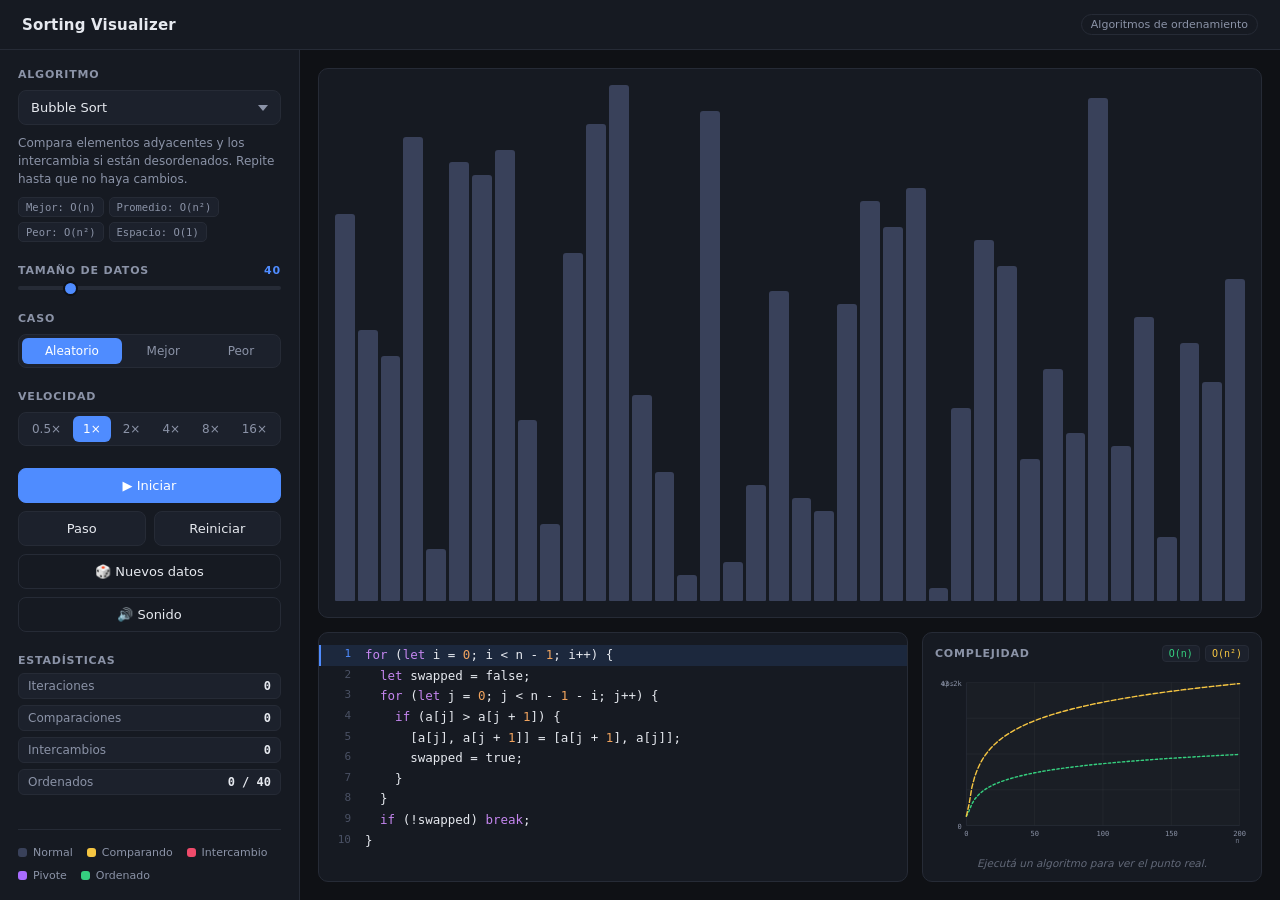
<file: index.html>
<!DOCTYPE html>
<html lang="es">
<head>
  <meta charset="UTF-8" />
  <meta name="viewport" content="width=device-width, initial-scale=1.0" />
  <title>Visualizador de Algoritmos de Ordenamiento</title>
  <link rel="stylesheet" href="css/styles.css" />
</head>
<body>
  <div class="app">
    <header class="header">
      <h1>Sorting Visualizer</h1>
      <span class="badge">Algoritmos de ordenamiento</span>
    </header>

    <aside class="sidebar">
      <section class="group">
        <label class="group-title">Algoritmo</label>
        <select id="algo-select" class="select"></select>
        <p id="algo-desc" class="desc"></p>
        <div id="algo-complexity" class="complexity"></div>
      </section>

      <section class="group">
        <label class="group-title">
          Tamaño de datos <span id="size-val" class="value">40</span>
        </label>
        <input type="range" id="size-range" min="5" max="200" value="40" class="range" />
      </section>

      <section class="group">
        <label class="group-title">Caso</label>
        <div class="segmented" id="case-group">
          <button data-case="random" class="active">Aleatorio</button>
          <button data-case="best">Mejor</button>
          <button data-case="worst">Peor</button>
        </div>
      </section>

      <section class="group">
        <label class="group-title">Velocidad</label>
        <div class="segmented" id="speed-group"></div>
      </section>

      <section class="group actions">
        <button id="btn-play" class="btn primary">▶ Iniciar</button>
        <div class="row">
          <button id="btn-step" class="btn">Paso</button>
          <button id="btn-reset" class="btn">Reiniciar</button>
        </div>
        <button id="btn-new" class="btn ghost">🎲 Nuevos datos</button>
        <button id="btn-sound" class="btn ghost">🔊 Sonido</button>
      </section>

      <section class="group counters">
        <label class="group-title">Estadísticas</label>
        <div class="stat-row">
          <span class="stat-label">Iteraciones</span>
          <span class="stat-value" id="stat-iterations">0</span>
        </div>
        <div class="stat-row">
          <span class="stat-label">Comparaciones</span>
          <span class="stat-value" id="stat-comparisons">0</span>
        </div>
        <div class="stat-row">
          <span class="stat-label">Intercambios</span>
          <span class="stat-value" id="stat-swaps">0</span>
        </div>
        <div class="stat-row">
          <span class="stat-label">Ordenados</span>
          <span class="stat-value" id="stat-sorted">0 / 0</span>
        </div>
      </section>

      <section class="group legend">
        <span class="lg"><i class="dot base"></i>Normal</span>
        <span class="lg"><i class="dot compare"></i>Comparando</span>
        <span class="lg"><i class="dot swap"></i>Intercambio</span>
        <span class="lg"><i class="dot pivot"></i>Pivote</span>
        <span class="lg"><i class="dot sorted"></i>Ordenado</span>
      </section>
    </aside>

    <main class="stage">
      <div class="bars-wrap">
        <div id="bars" class="bars"></div>
      </div>
      <div id="code" class="code-panel"></div>
      <div id="complexity-chart" class="complexity-chart"></div>
    </main>
  </div>

  <script type="module" src="js/main.js"></script>
</body>
</html>
</file>
<file: css/styles.css>
:root {
  --bg: #0f1115;
  --panel: #161a22;
  --panel-2: #1c212c;
  --border: #262b36;
  --text: #e6e9ef;
  --muted: #8b93a7;
  --accent: #4f8cff;
  --accent-2: #3a6fd8;
  --bar: #39415a;
  --bar-compare: #f5c542;
  --bar-swap: #ef4b6b;
  --bar-sorted: #35d07f;
  --bar-pivot: #a86bff;
  --radius: 10px;
  --mono: "JetBrains Mono", "Fira Code", ui-monospace, Menlo, Consolas, monospace;
  --sans: "Inter", system-ui, -apple-system, "Segoe UI", Roboto, sans-serif;
}

* { box-sizing: border-box; margin: 0; padding: 0; }

html, body { height: 100%; }

body {
  font-family: var(--sans);
  background: var(--bg);
  color: var(--text);
  overflow: hidden;
  font-size: 14px;
}

.app {
  display: grid;
  grid-template-columns: 300px 1fr;
  grid-template-rows: auto 1fr;
  height: 100vh;
  gap: 0;
}

.header {
  grid-column: 1 / -1;
  display: flex;
  align-items: center;
  justify-content: space-between;
  padding: 14px 22px;
  border-bottom: 1px solid var(--border);
  background: var(--panel);
}
.header h1 { font-size: 15px; font-weight: 600; letter-spacing: .2px; }
.badge {
  font-size: 11px;
  color: var(--muted);
  border: 1px solid var(--border);
  padding: 3px 9px;
  border-radius: 99px;
}

.sidebar {
  border-right: 1px solid var(--border);
  background: var(--panel);
  padding: 18px;
  overflow-y: auto;
  display: flex;
  flex-direction: column;
  gap: 22px;
}

.group { display: flex; flex-direction: column; gap: 9px; }

.group-title {
  font-size: 11px;
  text-transform: uppercase;
  letter-spacing: .8px;
  color: var(--muted);
  font-weight: 600;
  display: flex;
  justify-content: space-between;
  align-items: center;
}
.value { color: var(--accent); font-variant-numeric: tabular-nums; }

.desc { font-size: 12px; color: var(--muted); line-height: 1.5; }

.select {
  appearance: none;
  background: var(--panel-2) url("data:image/svg+xml;utf8,<svg xmlns='http://www.w3.org/2000/svg' width='10' height='6'><path d='M0 0l5 6 5-6z' fill='%238b93a7'/></svg>") no-repeat right 12px center;
  border: 1px solid var(--border);
  color: var(--text);
  padding: 9px 32px 9px 12px;
  border-radius: 8px;
  font-family: inherit;
  font-size: 13px;
  cursor: pointer;
  outline: none;
}
.select:focus { border-color: var(--accent); }

.range {
  appearance: none;
  height: 4px;
  border-radius: 99px;
  background: var(--border);
  outline: none;
  cursor: pointer;
}
.range::-webkit-slider-thumb {
  appearance: none;
  width: 15px; height: 15px;
  border-radius: 50%;
  background: var(--accent);
  border: 2px solid var(--bg);
  cursor: pointer;
}
.range::-moz-range-thumb {
  width: 13px; height: 13px;
  border-radius: 50%;
  background: var(--accent);
  border: 2px solid var(--bg);
  cursor: pointer;
}

.segmented {
  display: flex;
  background: var(--panel-2);
  border: 1px solid var(--border);
  border-radius: 8px;
  padding: 3px;
  gap: 2px;
  flex-wrap: wrap;
}
.segmented button {
  flex: 1 0 auto;
  background: transparent;
  border: 0;
  color: var(--muted);
  font-family: inherit;
  font-size: 12px;
  padding: 6px 8px;
  border-radius: 6px;
  cursor: pointer;
  transition: background .12s, color .12s;
  white-space: nowrap;
}
.segmented button:hover { color: var(--text); }
.segmented button.active {
  background: var(--accent);
  color: #fff;
}

.complexity { display: flex; flex-wrap: wrap; gap: 5px; }
.complexity span {
  font-size: 10.5px;
  font-family: var(--mono);
  background: var(--panel-2);
  border: 1px solid var(--border);
  color: var(--muted);
  padding: 3px 7px;
  border-radius: 5px;
}

.actions { gap: 8px; }
.row { display: flex; gap: 8px; }
.row .btn { flex: 1; }

.btn {
  background: var(--panel-2);
  border: 1px solid var(--border);
  color: var(--text);
  padding: 9px 12px;
  border-radius: 8px;
  font-family: inherit;
  font-size: 13px;
  font-weight: 500;
  cursor: pointer;
  transition: background .12s, border-color .12s, transform .05s;
}
.btn:hover:not(:disabled) { background: #232937; border-color: #333a4a; }
.btn:active:not(:disabled) { transform: scale(.98); }
.btn:disabled { opacity: .4; cursor: not-allowed; }

.btn.primary { background: var(--accent); border-color: var(--accent); color: #fff; }
.btn.primary:hover:not(:disabled) { background: var(--accent-2); border-color: var(--accent-2); }

.btn.ghost { background: transparent; }

.legend {
  flex-direction: row;
  flex-wrap: wrap;
  gap: 10px 14px;
  border-top: 1px solid var(--border);
  padding-top: 16px;
  margin-top: auto;
}
.lg { display: flex; align-items: center; gap: 6px; font-size: 11px; color: var(--muted); }
.dot { width: 9px; height: 9px; border-radius: 3px; display: inline-block; }
.dot.base { background: var(--bar); }
.dot.compare { background: var(--bar-compare); }
.dot.swap { background: var(--bar-swap); }
.dot.pivot { background: var(--bar-pivot); }
.dot.sorted { background: var(--bar-sorted); }

.stage {
  display: flex;
  flex-direction: column;
  min-height: 0;
  padding: 18px;
  gap: 14px;
}

.bars-wrap {
  flex: 1;
  min-height: 0;
  background: var(--panel);
  border: 1px solid var(--border);
  border-radius: var(--radius);
  padding: 16px;
  display: flex;
  align-items: flex-end;
}

.bars {
  display: flex;
  align-items: flex-end;
  width: 100%;
  height: 100%;
  gap: 4px;
}

.bar {
  flex: 1;
  min-height: 2px;
  background: var(--bar);
  border-radius: 3px 3px 1px 1px;
  transition: background-color .07s linear;
  will-change: height, background-color;
}
.bar.compare { background: var(--bar-compare); }
.bar.swap    { background: var(--bar-swap); }
.bar.pivot   { background: var(--bar-pivot); }
.bar.sorted  { background: var(--bar-sorted); }

.code-panel {
  flex: 0 0 auto;
  height: 250px;
  overflow: auto;
  background: var(--panel);
  border: 1px solid var(--border);
  border-radius: var(--radius);
  padding: 12px 0;
  font-family: var(--mono);
  font-size: 12.5px;
  line-height: 1.65;
}

.code-line {
  display: flex;
  padding: 0 14px;
  border-left: 2px solid transparent;
  transition: background .1s, border-color .1s;
  white-space: pre;
}
.code-line.active {
  background: rgba(79, 140, 255, .12);
  border-left-color: var(--accent);
}
.code-line .ln {
  width: 30px;
  flex: 0 0 30px;
  color: #4a5164;
  user-select: none;
  text-align: right;
  padding-right: 14px;
  font-size: 11px;
}
.code-line.active .ln { color: var(--accent); }

.tok-kw  { color: #c586f0; }
.tok-num { color: #f0a35e; }
.tok-str { color: #7bd88f; }
.tok-com { color: #5a6272; font-style: italic; }

@media (max-width: 860px) {
  .app { grid-template-columns: 1fr; grid-template-rows: auto auto 1fr; }
  .sidebar { border-right: 0; border-bottom: 1px solid var(--border); flex-direction: row; flex-wrap: wrap; }
  .group { flex: 1 1 160px; }
  .legend { width: 100%; }
  body { overflow: auto; }
  .app { height: auto; min-height: 100vh; }
  .stage { height: 80vh; }
}

/* ---------- Estadísticas ---------- */
.counters { gap: 6px; }

.stat-row {
  display: flex;
  justify-content: space-between;
  align-items: center;
  font-size: 12px;
  padding: 5px 9px;
  background: var(--panel-2);
  border: 1px solid var(--border);
  border-radius: 6px;
}
.stat-label { color: var(--muted); }
.stat-value {
  color: var(--text);
  font-family: var(--mono);
  font-variant-numeric: tabular-nums;
  font-weight: 600;
}
.stat-value.flash { animation: statFlash .32s ease; }
@keyframes statFlash {
  0%   { color: var(--accent); transform: scale(1.18); }
  100% { color: var(--text);   transform: scale(1); }
}

.btn.sound-off { opacity: .55; }

/* ═══════ Layout del stage con gráfica de complejidad ═══════ */
.stage {
  display: grid;
  grid-template-columns: 1fr 340px;
  grid-template-rows: 1fr 250px;
  gap: 14px;
  padding: 18px;
  min-height: 0;
}
.bars-wrap { grid-column: 1 / -1; grid-row: 1; min-height: 0; }
.code-panel { grid-column: 1; grid-row: 2; height: auto; min-height: 0; }

/* ═══════ Panel de la gráfica ═══════ */
.complexity-chart {
  grid-column: 2;
  grid-row: 2;
  background: var(--panel);
  border: 1px solid var(--border);
  border-radius: var(--radius);
  padding: 12px;
  display: flex;
  flex-direction: column;
  gap: 8px;
  min-height: 0;
  overflow: hidden;
}

.chart-header {
  display: flex;
  justify-content: space-between;
  align-items: center;
  gap: 8px;
  flex-wrap: wrap;
}

.chart-title {
  font-size: 11px;
  text-transform: uppercase;
  letter-spacing: .8px;
  color: var(--muted);
  font-weight: 600;
}

.chart-legend { display: flex; gap: 5px; flex-wrap: wrap; }

.chart-legend-item {
  font-size: 10px;
  font-family: var(--mono);
  color: var(--muted);
  padding: 2px 6px;
  border-radius: 4px;
  background: var(--panel-2);
  border: 1px solid var(--border);
}
.chart-legend-item.style-best    { color: var(--bar-sorted); }
.chart-legend-item.style-average { color: var(--bar-compare); }
.chart-legend-item.style-worst   { color: var(--bar-swap); }
.chart-legend-item.style-marker  { color: var(--accent); }

.chart-svg {
  width: 100%;
  flex: 1;
  min-height: 0;
  display: block;
}

.chart-plot-bg { fill: rgba(255,255,255,.015); }
.chart-grid    { stroke: rgba(255,255,255,.05); stroke-width: 1; }
.chart-axis    { stroke: var(--border);         stroke-width: 1; }

.chart-dashed {
  stroke: var(--accent);
  stroke-width: 1;
  stroke-dasharray: 3 3;
  opacity: .55;
}

.chart-curve {
  fill: none;
  stroke-width: 1.8;
  stroke-linejoin: round;
  stroke-linecap: round;
}
.chart-curve.style-best    { stroke: var(--bar-sorted);  stroke-dasharray: 3 3; }
.chart-curve.style-average { stroke: var(--bar-compare); stroke-dasharray: 6 3; }
.chart-curve.style-worst   { stroke: var(--bar-swap); }

.chart-marker {
  stroke: var(--accent);
  stroke-width: 2;
  stroke-linecap: round;
}

.chart-marker-label {
  fill: var(--accent);
  font-size: 10px;
  font-family: var(--mono);
  font-weight: 600;
}

.chart-tick        { fill: var(--muted); font-size: 9px; font-family: var(--mono); }
.chart-axis-label  { fill: var(--muted); font-size: 9px; font-family: var(--mono); opacity: .8; }

.chart-hint {
  font-size: 10.5px;
  color: var(--muted);
  text-align: center;
  font-style: italic;
  opacity: .65;
}

@media (max-width: 1100px) {
  .stage {
    grid-template-columns: 1fr;
    grid-template-rows: 1fr 220px 240px;
  }
  .bars-wrap        { grid-column: 1; grid-row: 1; }
  .code-panel       { grid-column: 1; grid-row: 2; }
  .complexity-chart { grid-column: 1; grid-row: 3; }
}
</file>
